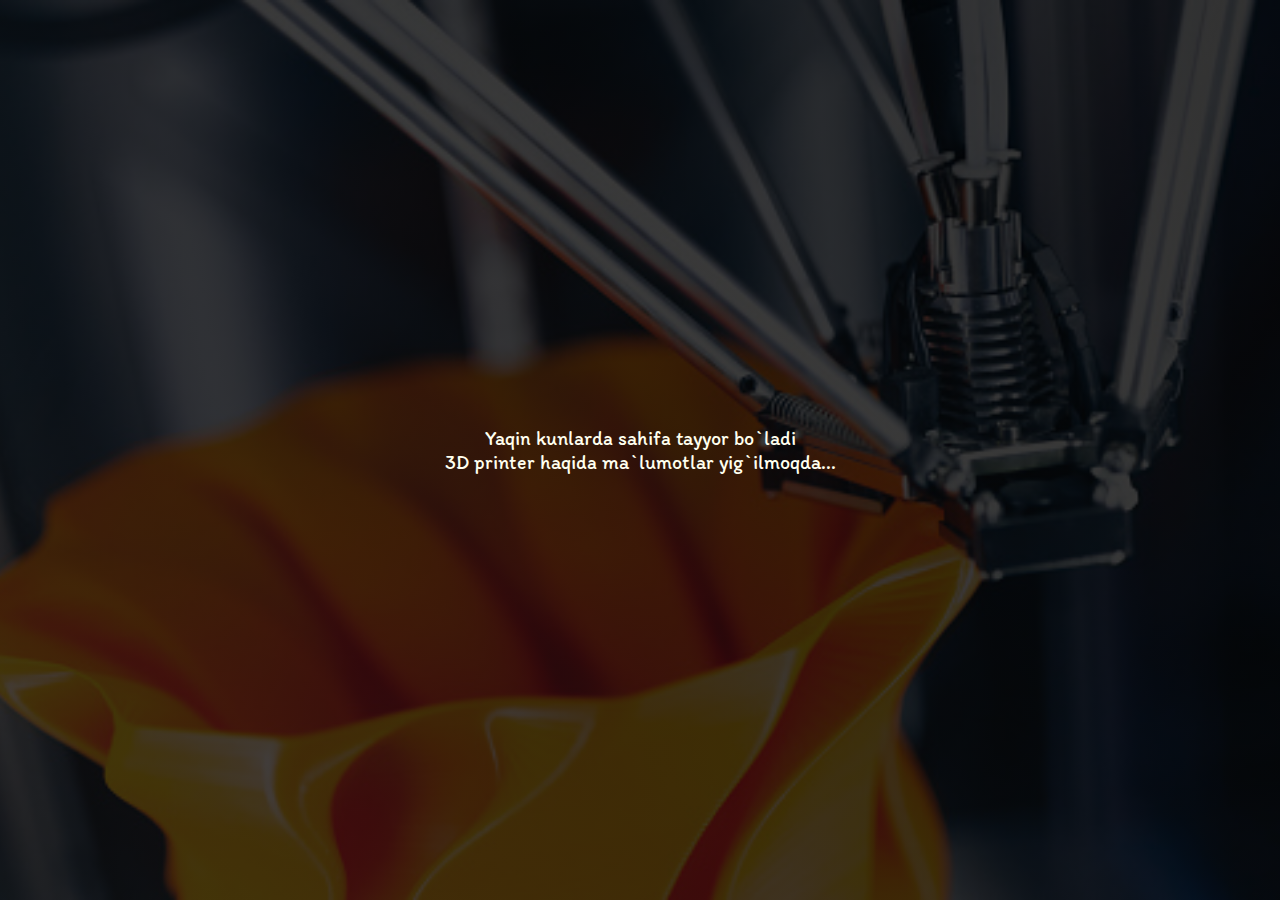
<file: assets/devices/3DPrinter/3DPrinter.html>
<!DOCTYPE html>
<html lang="en">
<head>
    <meta charset="UTF-8">
    <meta http-equiv="X-UA-Compatible" content="IE=edge">
    <meta name="viewport" content="width=device-width, initial-scale=1.0">
    <link rel="shortcut icon" href="../music-fill.svg" type="image/x-icon">

<!-- Style file in html file. I'm tired.... -->

    <link rel="stylesheet" href="../main.css">
    <style>
        *{
            box-sizing: border-box;
            margin: 0;padding: 0;color: #ffffef;   
        }
        .container{
            width: 100%;
            height: 100vh;
            background: url(./3d\ printer\ background.jpg);
            /* background-attachment: fixed; */
            background-size: cover;
            background-position: center;
            position: relative;
            text-align: center;
            display: grid;
            place-items: center;
            font-family: 'itim';
            font-size: 20px;
        }
        .container::before{
            content: '';
            position: absolute;
            width: 100%;
            height: 100vh;
            bottom: 0;top: 0;right: 0;left: 0;
            background: linear-gradient(45deg , rgba(12, 12, 12, 0.767), rgba(0, 0, 0, 0.801));
            z-index: -1;
        }
    </style>
<!-- style part end... -->
    <title>3D Printer [3D printerlar]</title>
</head>
<body>
    <div class="container">
        <p>Yaqin kunlarda sahifa tayyor bo`ladi
            <br>
            3D printer haqida ma`lumotlar yig`ilmoqda...
        </p>
        <!-- <p>3D printer haqida ma`lumotlar yig`ilmoqda</p> -->
    </div>
</body>
</html>
</file>
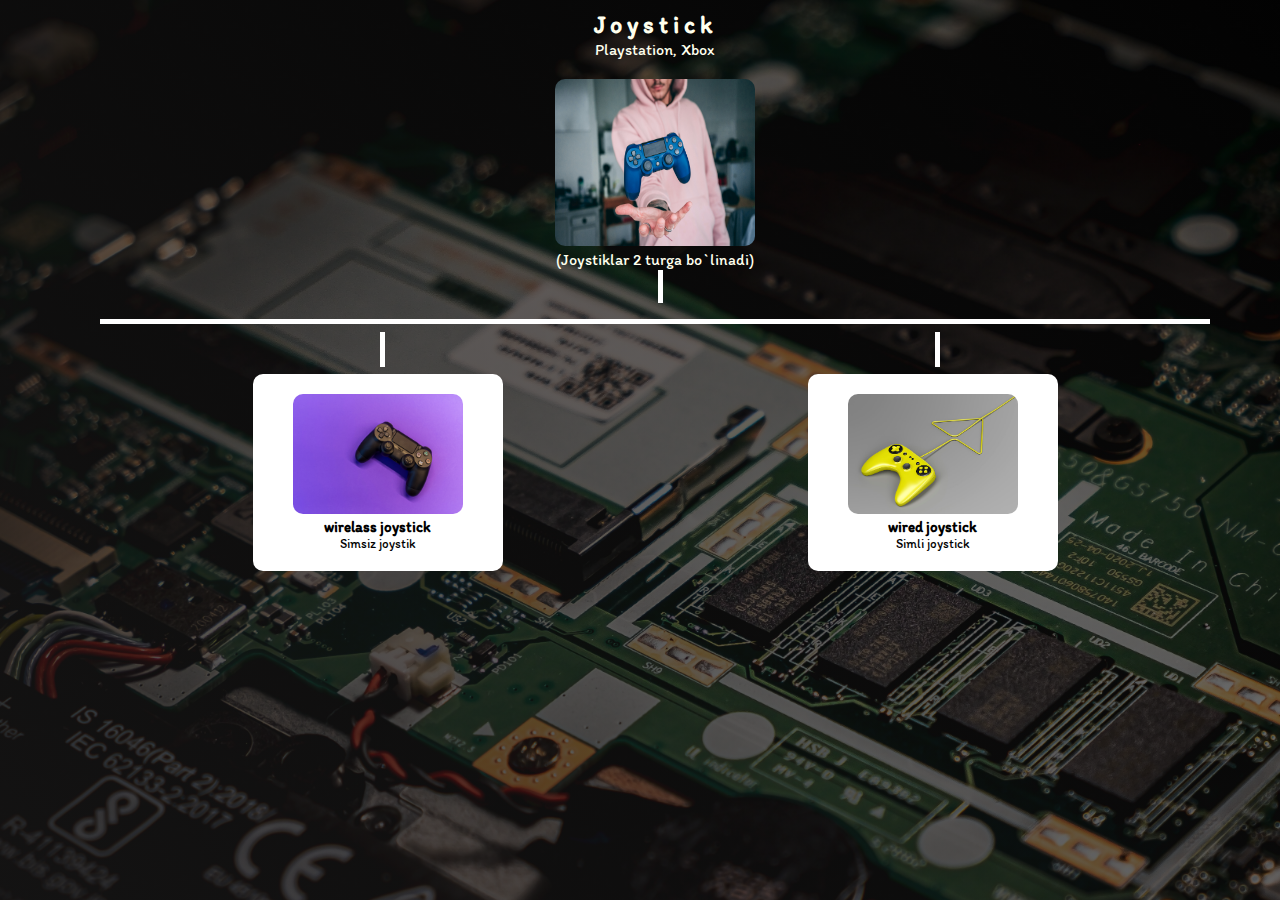
<file: assets/devices/joystick/joystick.html>
<!DOCTYPE html>
<html lang="en">
<head>
    <meta charset="UTF-8">
    <meta http-equiv="X-UA-Compatible" content="IE=edge">
    <meta name="viewport" content="width=device-width, initial-scale=1.0">
    <link rel="shortcut icon" href="../music-fill.svg" type="image/x-icon">

<!-- Style file in html file. I'm tired.... -->

    <link rel="stylesheet" href="../main.css">
    <style>
        .container{
            width: 100%;
            height: 100vh;
            position: relative;
            background: url(../image/back2.jpg);
            background-position: fixed;
            background-size: cover;
            color: #ffffee;
            font-family: 'itim';
            text-align: center;
            padding:20px 70px 30px 100px ;
            overflow: hidden;
        }
        .container::before{
            content:'';
            position: absolute;
            top: 0;
            right: 0;
            bottom: 0;
            left: 0;
            background: linear-gradient(45deg , rgba(24, 23, 23, 0.767), rgba(0, 0, 0, 0.541));
            /* background: #000; */
            height: 100vh;
            width: 100%;
            z-index: -1  ;
        }
        .device-name{
            letter-spacing: 5px;
            line-height: 10px;
            margin-bottom: 10px;
        }
        .container .about{
            margin-bottom: 20px;
        }
        .devided-devices{
            width: 100%;
            height: 100%;
        }
        
        .head-device{
            width: 100%;
            text-align: center;
            padding-top: 20px;
            position: relative;
            margin-bottom: 50px;
        }
        .head-device::before{
            content: '';
            width: 33px;
            height: 5px;
            background: #fff;
            position: absolute;
            bottom: -20px;
            left: 49%;
            /* right: 50%; */
            transform: rotate(90deg);
        }
        .head-device img{
            width: 200px;
            height: 167px;
            border-radius: 10px;
        }
        .devided-devices{
            width: 100%;
            height: 100%;
            display: flex;
            overflow: hidden;
            position: relative; 
            padding-top: 50px;
            border-top: 5px solid #fff;
            justify-content: space-around;
            color: #000;
        }
        .devided-devices .part{
            background: #fff;
            padding: 20px;
            font-size: 15px;
            width: 250px;
            position: relative;
            border-radius: 10px;
        }
        .part::before{
            content: '';
            width: 35px;
            height: 5px;
            position: absolute;
            background: #fff;
            top: -27px;
            transform: rotate(90deg);
            left: 45%;
        }
        .devided-devices .part img{
            width: 170px;
            height: 120px;
            border-radius: 10px;
        }
        .devided-devices .part h3{
            font-size: 15px;
        }
        .devided-devices .part p{
            font-size: 13px;
        }
    </style>
<!-- style part end... -->
    <title>Joystick [Joystik]</title>
</head>
<body>
    <div class="container">
        <h2 class="device-name" > Joystick </h2>
        <p> Playstation, Xbox </p>
        <div class="main">
            <div class="head-device">
                <img src="./play.jpg" alt="error">
                <p class="about">(Joystiklar 2 turga bo`linadi)</p>
            </div>
            <div class="devided-devices">
                
                <div class="part">
                    <img src="./wirelass joystick.jpg" alt="error">
                    <h3>wirelass joystick</h3>
                    <p>Simsiz joystik</p>
                </div>

                <div class="part">
                    <img src="./wired joystick.jpg" alt="error">
                    <h3>wired joystick</h3>
                    <p>Simli joystick</p>
                </div>

            </div>
        </div>
    </div>
</body>
</html>
</file>
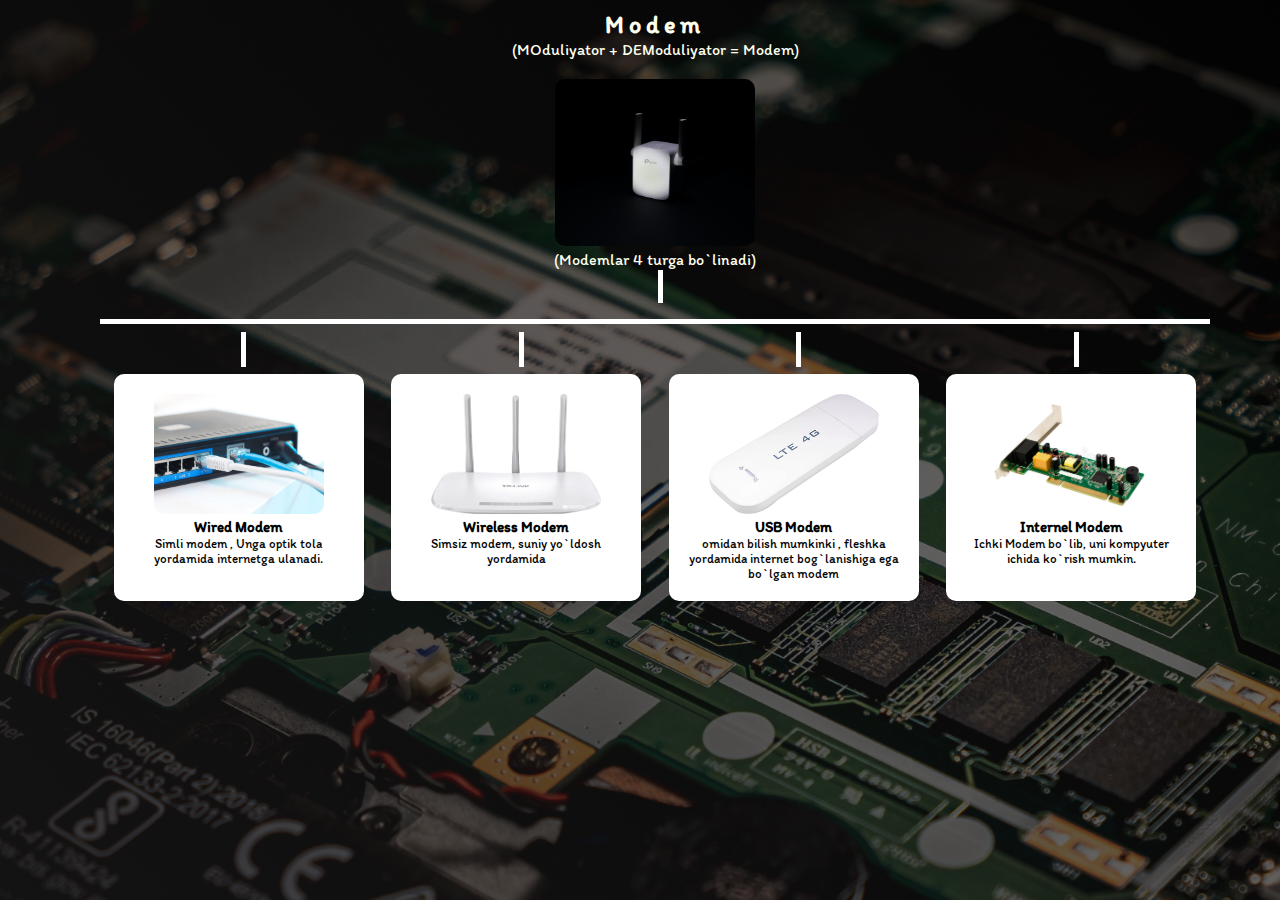
<file: assets/devices/modem/modem.html>
<!DOCTYPE html>
<html lang="en">
<head>
    <meta charset="UTF-8">
    <meta http-equiv="X-UA-Compatible" content="IE=edge">
    <meta name="viewport" content="width=device-width, initial-scale=1.0">
    <link rel="shortcut icon" href="../music-fill.svg" type="image/x-icon">

<!-- Style file in html file. I'm tired.... -->

    <link rel="stylesheet" href="../main.css">
    <style>
        .container{
            width: 100%;
            height: 100vh;
            position: relative;
            background: url(../image/back2.jpg);
            background-position: fixed;
            background-size: cover;
            color: #ffffee;
            font-family: 'itim';
            text-align: center;
            padding:20px 70px 30px 100px ;
            overflow: hidden;
        }
        .container::before{
            content:'';
            position: absolute;
            top: 0;
            right: 0;
            bottom: 0;
            left: 0;
            background: linear-gradient(45deg , rgba(24, 23, 23, 0.767), rgba(0, 0, 0, 0.541));
            /* background: #000; */
            height: 100vh;
            width: 100%;
            z-index: -1  ;
        }
        .device-name{
            letter-spacing: 5px;
            line-height: 10px;
            margin-bottom: 10px;
        }
        .container .about{
            margin-bottom: 20px;
        }
        .devided-devices{
            width: 100%;
            height: 100%;
        }
        
        .head-device{
            width: 100%;
            text-align: center;
            padding-top: 20px;
            position: relative;
            margin-bottom: 50px;
        }
        .head-device::before{
            content: '';
            width: 33px;
            height: 5px;
            background: #fff;
            position: absolute;
            bottom: -20px;
            left: 49%;
            /* right: 50%; */
            transform: rotate(90deg);
        }
        .head-device img{
            width: 200px;
            height: 167px;
            border-radius: 10px;
        }
        .devided-devices{
            width: 100%;
            height: 100%;
            display: flex;
            overflow: hidden;
            position: relative; 
            padding-top: 50px;
            border-top: 5px solid #fff;
            justify-content: space-around;
            color: #000;
        }
        .devided-devices .part{
            background: #fff;
            padding: 20px;
            font-size: 15px;
            width: 250px;
            position: relative;
            border-radius: 10px;
        }
        .part::before{
            content: '';
            width: 35px;
            height: 5px;
            position: absolute;
            background: #fff;
            top: -27px;
            transform: rotate(90deg);
            left: 45%;
        }
        .devided-devices .part img{
            width: 170px;
            height: 120px;
            border-radius: 10px;
        }
        .devided-devices .part h3{
            font-size: 15px;
        }
        .devided-devices .part p{
            font-size: 13px;
        }
    </style>
<!-- style part end... -->
    <title>Modem [Router]</title>
</head>
<body>
    <div class="container">
        <h2 class="device-name" >Modem</h2>
        <p>(MOduliyator + DEModuliyator = Modem)</p>
        <div class="main">
            <div class="head-device">
                <img src="./modem.jpg" alt="error">
                <p class="about">(Modemlar 4 turga bo`linadi)</p>
            </div>
            <div class="devided-devices">
                
                <div class="part">
                    <img src="./wired modem.jpg" alt="error">
                    <h3>Wired Modem</h3>
                    <p>Simli modem , Unga optik tola yordamida internetga ulanadi.</p>
                </div>

                <div class="part">
                    <img src="./wireless modem.jpg" alt="error">
                    <h3>Wireless Modem</h3>
                    <p>Simsiz modem, suniy yo`ldosh yordamida</p>
                </div>

                <div class="part">
                    <img src="./usb modem.jpg" alt="error">
                    <h3>USB Modem</h3>
                    <p>omidan bilish mumkinki , fleshka yordamida internet bog`lanishiga ega bo`lgan modem</p>
                </div>

                <div class="part">
                    <img src="./internal modem.jpg" alt="error">
                    <h3>Internel Modem</h3>
                    <p>Ichki Modem bo`lib, uni kompyuter ichida ko`rish mumkin.</p>
                </div>


            </div>
        </div>
    </div>
</body>
</html>
</file>
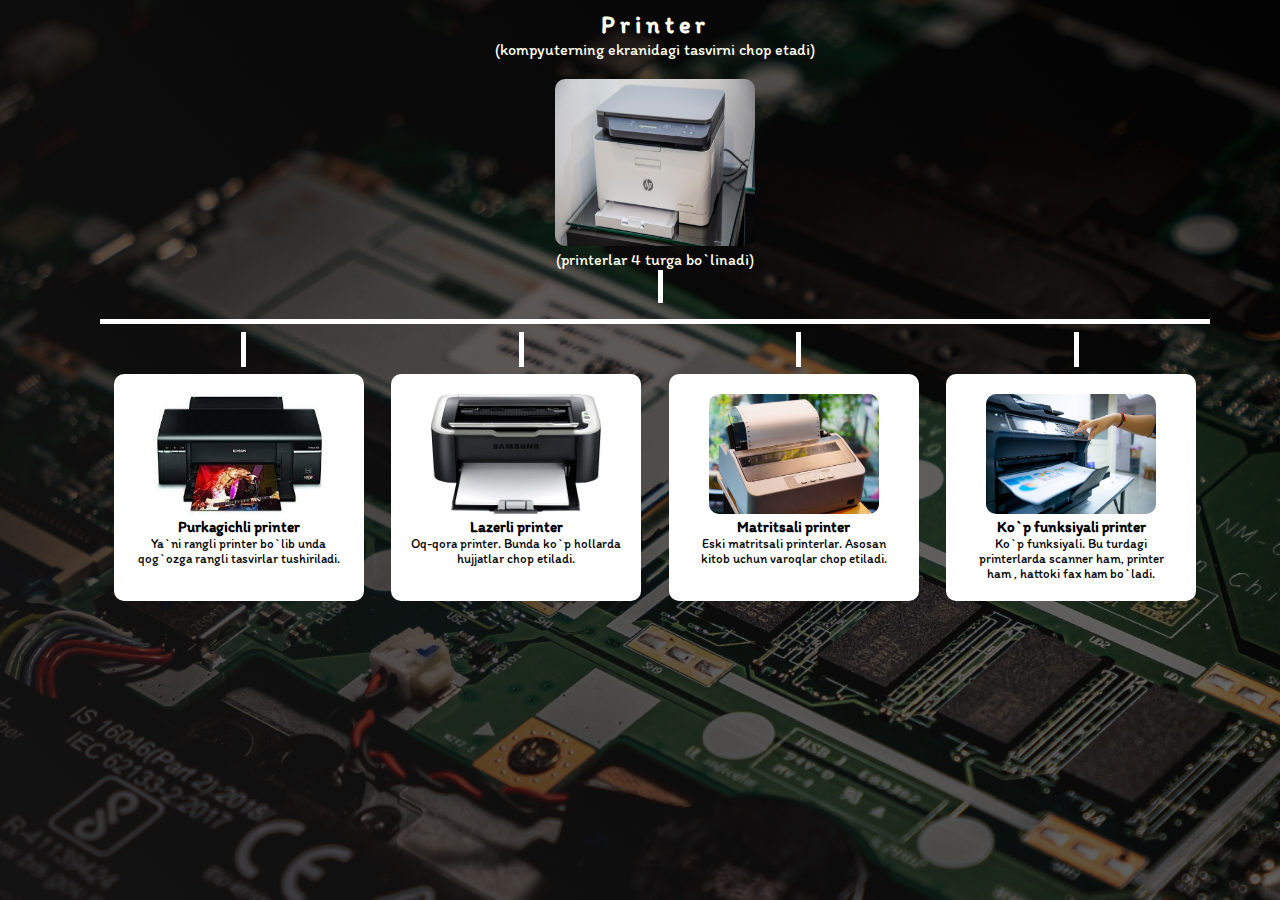
<file: assets/devices/printer/printer.html>
<!DOCTYPE html>
<html lang="en">
<head>
    <meta charset="UTF-8">
    <meta http-equiv="X-UA-Compatible" content="IE=edge">
    <meta name="viewport" content="width=device-width, initial-scale=1.0">
    <link rel="shortcut icon" href="../music-fill.svg" type="image/x-icon">

<!-- Style file in html file. I'm tired.... -->

    <link rel="stylesheet" href="../main.css">
    <style>
        .container{
            width: 100%;
            height: 100vh;
            position: relative;
            background: url(../image/back2.jpg);
            background-position: fixed;
            background-size: cover;
            color: #ffffee;
            font-family: 'itim';
            text-align: center;
            padding:20px 70px 30px 100px ;
            overflow: hidden;
        }
        .container::before{
            content:'';
            position: absolute;
            top: 0;
            right: 0;
            bottom: 0;
            left: 0;
            background: linear-gradient(45deg , rgba(24, 23, 23, 0.767), rgba(0, 0, 0, 0.541));
            /* background: #000; */
            height: 100vh;
            width: 100%;
            z-index: -1  ;
        }
        .device-name{
            letter-spacing: 5px;
            line-height: 10px;
            margin-bottom: 10px;
        }
        .container .about{
            margin-bottom: 20px;
        }
        .devided-devices{
            width: 100%;
            height: 100%;
        }
        
        .head-device{
            width: 100%;
            text-align: center;
            padding-top: 20px;
            position: relative;
            margin-bottom: 50px;
        }
        .head-device::before{
            content: '';
            width: 33px;
            height: 5px;
            background: #fff;
            position: absolute;
            bottom: -20px;
            left: 49%;
            /* right: 50%; */
            transform: rotate(90deg);
        }
        .head-device img{
            width: 200px;
            height: 167px;
            border-radius: 10px;
        }
        .devided-devices{
            width: 100%;
            height: 100%;
            display: flex;
            overflow: hidden;
            position: relative; 
            padding-top: 50px;
            border-top: 5px solid #fff;
            justify-content: space-around;
            color: #000;
        }
        .devided-devices .part{
            background: #fff;
            padding: 20px;
            font-size: 15px;
            width: 250px;
            position: relative;
            border-radius: 10px;
        }
        .part::before{
            content: '';
            width: 35px;
            height: 5px;
            position: absolute;
            background: #fff;
            top: -27px;
            transform: rotate(90deg);
            left: 45%;
        }
        .devided-devices .part img{
            width: 170px;
            height: 120px;
            border-radius: 10px;
        }
        .devided-devices .part h3{
            font-size: 15px;
        }
        .devided-devices .part p{
            font-size: 13px;
        }
    </style>
<!-- style part end... -->
    <title>Printer [Printer]</title>
</head>
<body>
    <div class="container">
        <h2 class="device-name" >Printer</h2>
        <p>(kompyuterning ekranidagi tasvirni chop etadi)</p>
        <div class="main">
            <div class="head-device">
                <img src="./printer.jpg" alt="error">
                <p class="about">(printerlar 4 turga bo`linadi)</p>
            </div>
            <div class="devided-devices">
                
                <div class="part">
                    <img src="./colorful.jpg" alt="error">
                    <h3>Purkagichli printer</h3>
                    <p>Ya`ni rangli printer bo`lib unda qog`ozga rangli tasvirlar tushiriladi.</p>
                </div>

                <div class="part">
                    <img src="./laser printer.jpg" alt="error">
                    <h3>Lazerli printer</h3>
                    <p>Oq-qora printer. Bunda ko`p hollarda hujjatlar chop etiladi.</p>
                </div>

                <div class="part">
                    <img src="./matrix printer.jpg" alt="error">
                    <h3>Matritsali printer</h3>
                    <p>Eski matritsali printerlar. Asosan kitob uchun varoqlar chop etiladi.</p>
                </div>

                <div class="part">
                    <img src="./funcsional printer.jpg" alt="error">
                    <h3>Ko`p funksiyali printer</h3>
                    <p>Ko`p funksiyali. Bu turdagi printerlarda scanner ham, printer ham , hattoki fax ham bo`ladi.</p>
                </div>


            </div>
        </div>
    </div>
</body>
</html>
</file>
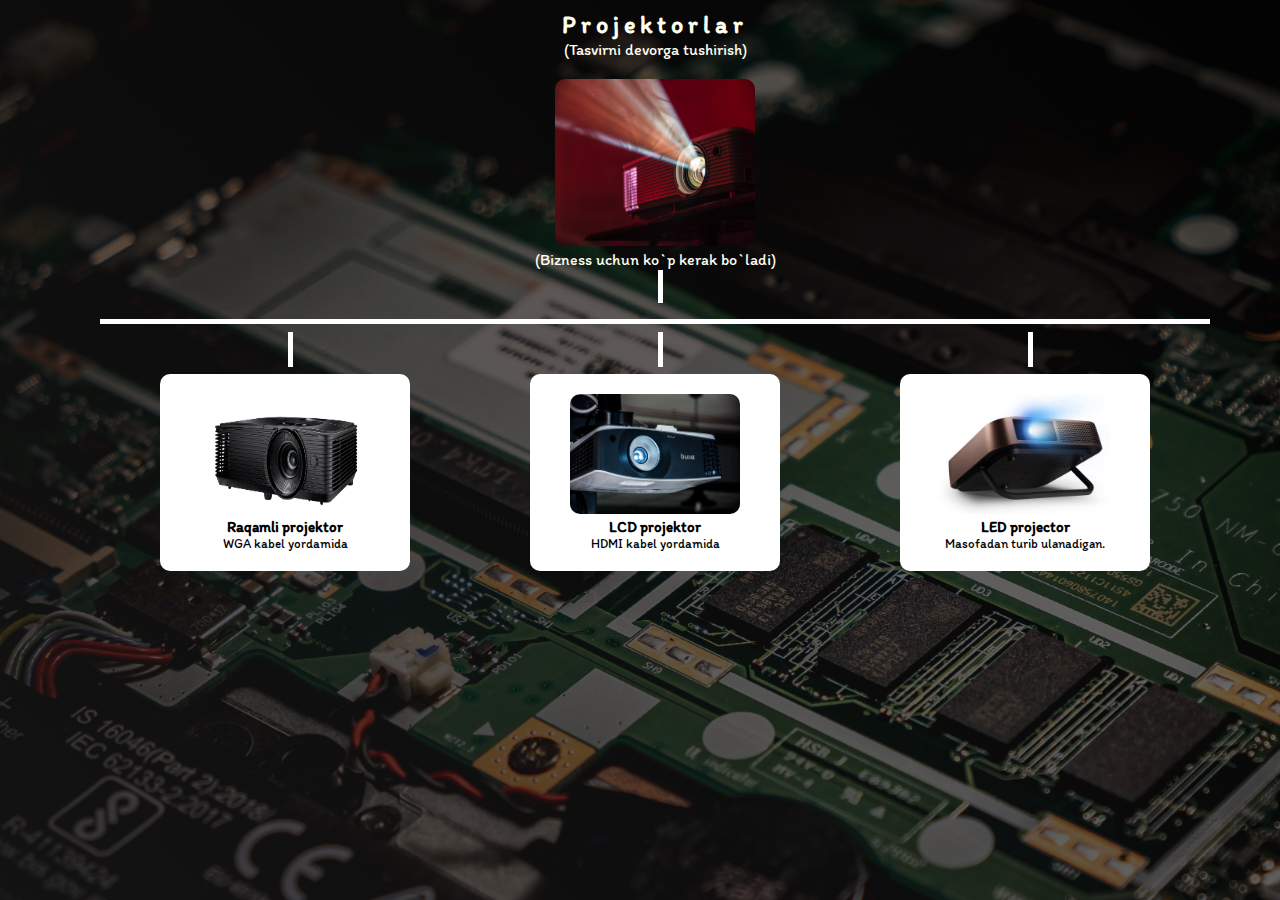
<file: assets/devices/projector/projector.html>
<!DOCTYPE html>
<html lang="en">
<head>
    <meta charset="UTF-8">
    <meta http-equiv="X-UA-Compatible" content="IE=edge">
    <meta name="viewport" content="width=device-width, initial-scale=1.0">
    <link rel="shortcut icon" href="../music-fill.svg" type="image/x-icon">

<!-- Style file in html file. I'm tired.... -->

    <link rel="stylesheet" href="../main.css">
    <style>
        .container{
            width: 100%;
            height: 100vh;
            position: relative;
            background: url(../image/back2.jpg);
            background-position: fixed;
            background-size: cover;
            color: #ffffee;
            font-family: 'itim';
            text-align: center;
            padding:20px 70px 30px 100px ;
            overflow: hidden;
        }
        .container::before{
            content:'';
            position: absolute;
            top: 0;
            right: 0;
            bottom: 0;
            left: 0;
            background: linear-gradient(45deg , rgba(24, 23, 23, 0.767), rgba(0, 0, 0, 0.541));
            /* background: #000; */
            height: 100vh;
            width: 100%;
            z-index: -1  ;
        }
        .device-name{
            letter-spacing: 5px;
            line-height: 10px;
            margin-bottom: 10px;
        }
        .container .about{
            margin-bottom: 20px;
        }
        .devided-devices{
            width: 100%;
            height: 100%;
        }
        
        .head-device{
            width: 100%;
            text-align: center;
            padding-top: 20px;
            position: relative;
            margin-bottom: 50px;
        }
        .head-device::before{
            content: '';
            width: 33px;
            height: 5px;
            background: #fff;
            position: absolute;
            bottom: -20px;
            left: 49%;
            /* right: 50%; */
            transform: rotate(90deg);
        }
        .head-device img{
            width: 200px;
            height: 167px;
            border-radius: 10px;
        }
        .devided-devices{
            width: 100%;
            height: 100%;
            display: flex;
            overflow: hidden;
            position: relative; 
            padding-top: 50px;
            border-top: 5px solid #fff;
            justify-content: space-around;
            color: #000;
        }
        .devided-devices .part{
            background: #fff;
            padding: 20px;
            font-size: 15px;
            width: 250px;
            position: relative;
            border-radius: 10px;
        }
        .part::before{
            content: '';
            width: 35px;
            height: 5px;
            position: absolute;
            background: #fff;
            top: -27px;
            transform: rotate(90deg);
            left: 45%;
        }
        .devided-devices .part img{
            width: 170px;
            height: 120px;
            border-radius: 10px;
        }
        .devided-devices .part h3{
            font-size: 15px;
        }
        .devided-devices .part p{
            font-size: 13px;
        }
    </style>
<!-- style part end... -->
    <title>Projektor [Projector]</title>
</head>
<body>
    <div class="container">
        <h2 class="device-name" >Projektorlar</h2>
        <p>(Tasvirni devorga tushirish)</p>
        <div class="main">
            <div class="head-device">
                <img src="./projector.jpg" alt="error">
                <p class="about">(Bizness uchun ko`p kerak bo`ladi)</p>
            </div>
            <div class="devided-devices">
                <div class="part">
                    <img src="./dlp projector.jpg" alt="error">
                    <h3>Raqamli projektor</h3>
                    <p>WGA kabel yordamida</p>
                </div>

                <div class="part">
                    <img src="./LCD projector.jpg" alt="error">
                    <h3>LCD projektor</h3>
                    <p>HDMI kabel yordamida</p>
                </div>

                <div class="part">
                    <img src="./LED projector.jpg" alt="error">
                    <h3>LED projector</h3>
                    <p>Masofadan turib ulanadigan.</p>
                </div>


            </div>
        </div>
    </div>
</body>
</html>
</file>
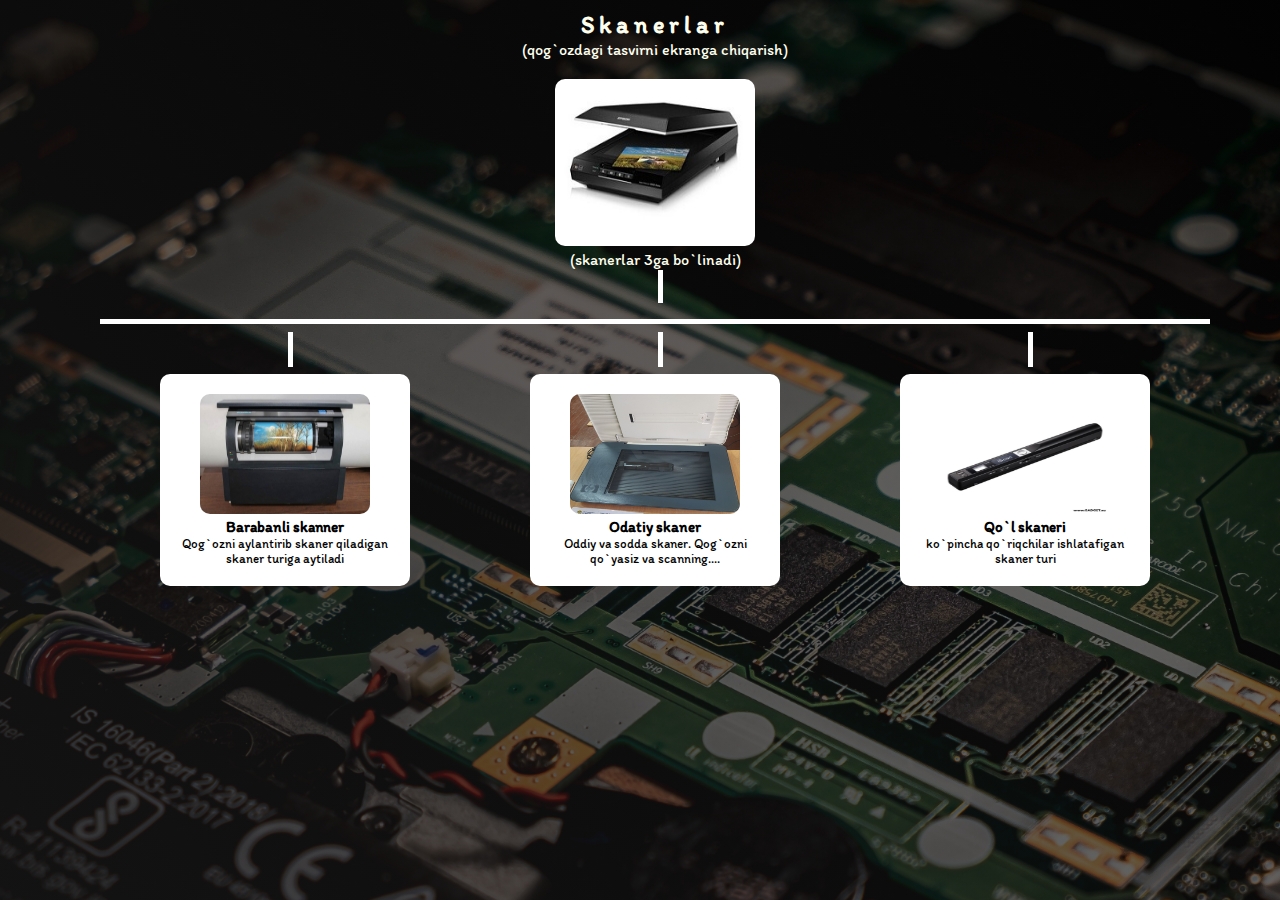
<file: assets/devices/scaner/scaner.html>
<!DOCTYPE html>
<html lang="en">
<head>
    <meta charset="UTF-8">
    <meta http-equiv="X-UA-Compatible" content="IE=edge">
    <meta name="viewport" content="width=device-width, initial-scale=1.0">
    <link rel="shortcut icon" href="../music-fill.svg" type="image/x-icon">

<!-- Style file in html file. I'm tired.... -->

    <link rel="stylesheet" href="../main.css">
    <style>
        .container{
            width: 100%;
            height: 100vh;
            position: relative;
            background: url(../image/back2.jpg);
            background-position: fixed;
            background-size: cover;
            color: #ffffee;
            font-family: 'itim';
            text-align: center;
            padding:20px 70px 30px 100px ;
            overflow: hidden;
        }
        .container::before{
            content:'';
            position: absolute;
            top: 0;
            right: 0;
            bottom: 0;
            left: 0;
            background: linear-gradient(45deg , rgba(24, 23, 23, 0.767), rgba(0, 0, 0, 0.541));
            /* background: #000; */
            height: 100vh;
            width: 100%;
            z-index: -1  ;
        }
        .device-name{
            letter-spacing: 5px;
            line-height: 10px;
            margin-bottom: 10px;
        }
        .container .about{
            margin-bottom: 20px;
        }
        .devided-devices{
            width: 100%;
            height: 100%;
        }
        
        .head-device{
            width: 100%;
            text-align: center;
            padding-top: 20px;
            position: relative;
            margin-bottom: 50px;
        }
        .head-device::before{
            content: '';
            width: 33px;
            height: 5px;
            background: #fff;
            position: absolute;
            bottom: -20px;
            left: 49%;
            /* right: 50%; */
            transform: rotate(90deg);
        }
        .head-device img{
            width: 200px;
            height: 167px;
            border-radius: 10px;
        }
        .devided-devices{
            width: 100%;
            height: 100%;
            display: flex;
            overflow: hidden;
            position: relative; 
            padding-top: 50px;
            border-top: 5px solid #fff;
            justify-content: space-around;
            color: #000;
        }
        .devided-devices .part{
            background: #fff;
            padding: 20px;
            font-size: 15px;
            width: 250px;
            position: relative;
            border-radius: 10px;
        }
        .part::before{
            content: '';
            width: 35px;
            height: 5px;
            position: absolute;
            background: #fff;
            top: -27px;
            transform: rotate(90deg);
            left: 45%;
        }
        .devided-devices .part img{
            width: 170px;
            height: 120px;
            border-radius: 10px;
        }
        .devided-devices .part h3{
            font-size: 15px;
        }
        .devided-devices .part p{
            font-size: 13px;
        }
    </style>
<!-- style part end... -->
    <title>Scannerlar</title>
</head>
<body>
    <div class="container">
        <h2 class="device-name" >Skanerlar</h2>
        <p>(qog`ozdagi tasvirni ekranga chiqarish)</p>
        <div class="main">
            <div class="head-device">
                <img src="./scanner1.jpg" alt="error">
                <p class="about">(skanerlar 3ga bo`linadi)</p>
            </div>
            <div class="devided-devices">
                <div class="part">
                    <img src="./drum scanner.jpg" alt="error">
                    <h3>Barabanli skanner</h3>
                    <p>Qog`ozni aylantirib skaner qiladigan skaner turiga aytiladi</p>
                </div>

                <div class="part">
                    <img src="./plan scanner.jpg" alt="error">
                    <h3>Odatiy skaner</h3>
                    <p>Oddiy va sodda skaner. Qog`ozni qo`yasiz va scanning....</p>
                </div>

                <div class="part">
                    <img src="./hand scanner.jpg" alt="error">
                    <h3>Qo`l skaneri</h3>
                    <p>ko`pincha qo`riqchilar ishlatafigan skaner turi</p>
                </div>


            </div>
        </div>
    </div>
</body>
</html>
</file>
<file: assets/devices/main.css>
@import url(../fonts/remixicon/remixicon.css);

@font-face {
    font-family: 'poppinsMedium';
    src: url(../fonts/Poppins-Medium.ttf);
}
@font-face {
    font-family: 'poppinsBItalic';
    src: url(../fonts/Poppins-BlackItalic.ttf);
}
@font-face {
    font-family: 'poppinsRegular';
    src: url(../fonts/Poppins-Regular.ttf);
}
@font-face {
    font-family: 'itim';
    src: url(../fonts/Itim-Regular.ttf);
}
@font-face {
    font-family: 'Consolas';
    src: url(../fonts/Inconsolata-VariableFont_wdth\,wght.ttf);
}
@font-face {
    font-family: 'Zvin';
    src: url(../fonts/ZvinSerif-Medium.ttf);
}
*{
    margin: 0;
    padding: 0;
    box-sizing: border-box;
}
body *{
    z-index: 10;
}
</file>
